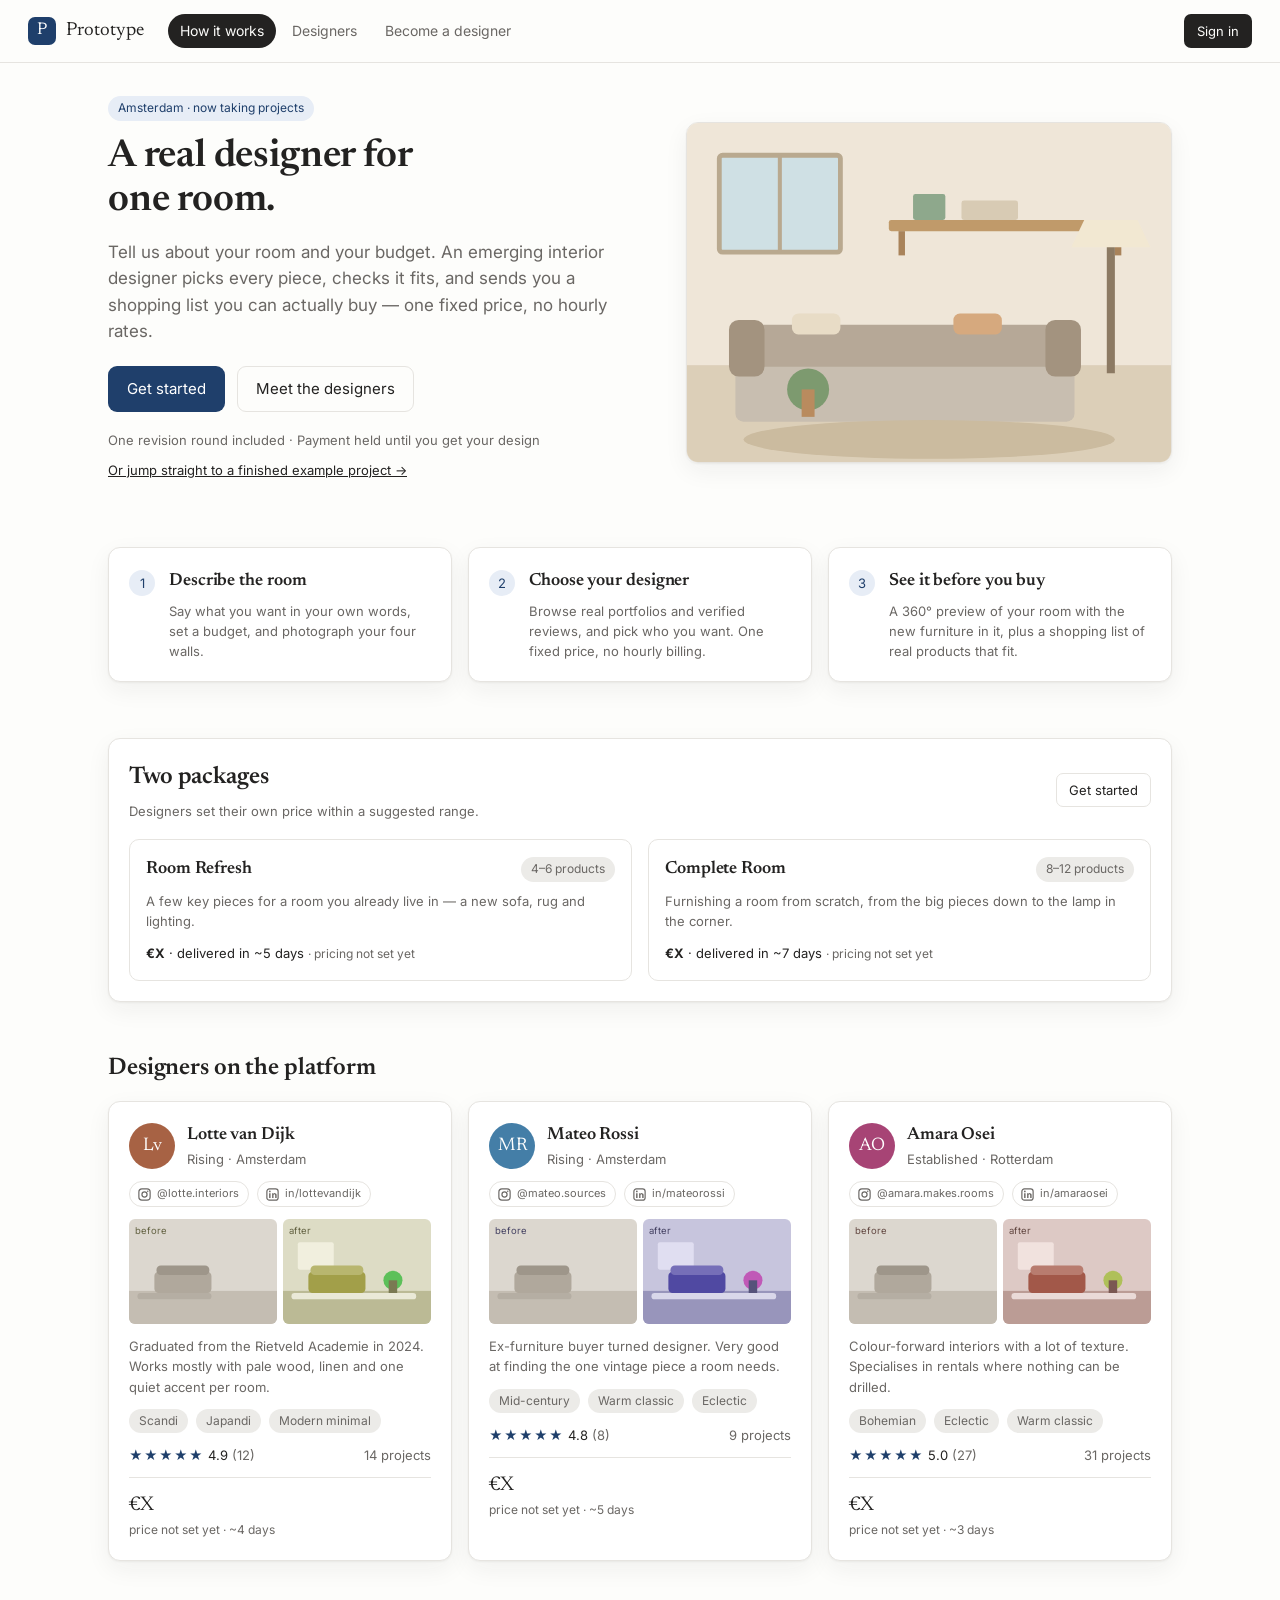
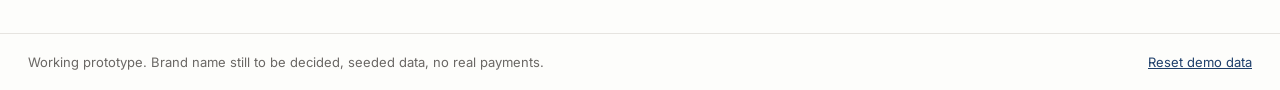
<file: index.html>
<!DOCTYPE html>
<html lang="en">
<head>
<meta charset="utf-8">
<meta name="viewport" content="width=device-width, initial-scale=1">
<title>Prototype — a real designer for one room</title>
<link rel="preconnect" href="https://fonts.googleapis.com">
<link rel="preconnect" href="https://fonts.gstatic.com" crossorigin>
<link href="https://fonts.googleapis.com/css2?family=Inter:wght@400;500;600&family=Newsreader:opsz,wght@6..72,400;6..72,500;6..72,600&display=swap" rel="stylesheet">
<link rel="stylesheet" href="css/styles.css">
<link rel="icon" href="data:image/svg+xml,<svg xmlns='http://www.w3.org/2000/svg' viewBox='0 0 32 32'><rect width='32' height='32' rx='7' fill='%231f3f6b'/><path d='M10 22V10h7a4.5 4.5 0 0 1 0 9h-4v3zm3-6h3.5a1.7 1.7 0 0 0 0-3.4H13z' fill='%23fdfdfb'/></svg>">
</head>
<body>

<header class="topbar">
  <a class="brand" href="#/">
    <span class="brand-mark">P</span>
    <span class="brand-name">Prototype</span>
  </a>
  <nav class="topnav" id="topnav"></nav>
  <div id="account"></div>
</header>

<main id="app"></main>

<footer class="footer">
  <span>Working prototype. Brand name still to be decided, seeded data, no real payments.</span>
  <button id="resetBtn" class="linky">Reset demo data</button>
</footer>

<div id="toast" class="toast" hidden></div>

<script src="js/data.js"></script>
<script src="js/store.js"></script>
<script src="js/render.js"></script>
<script src="js/views-customer.js"></script>
<script src="js/views-designer.js"></script>
<script src="js/app.js"></script>
</body>
</html>
</file>
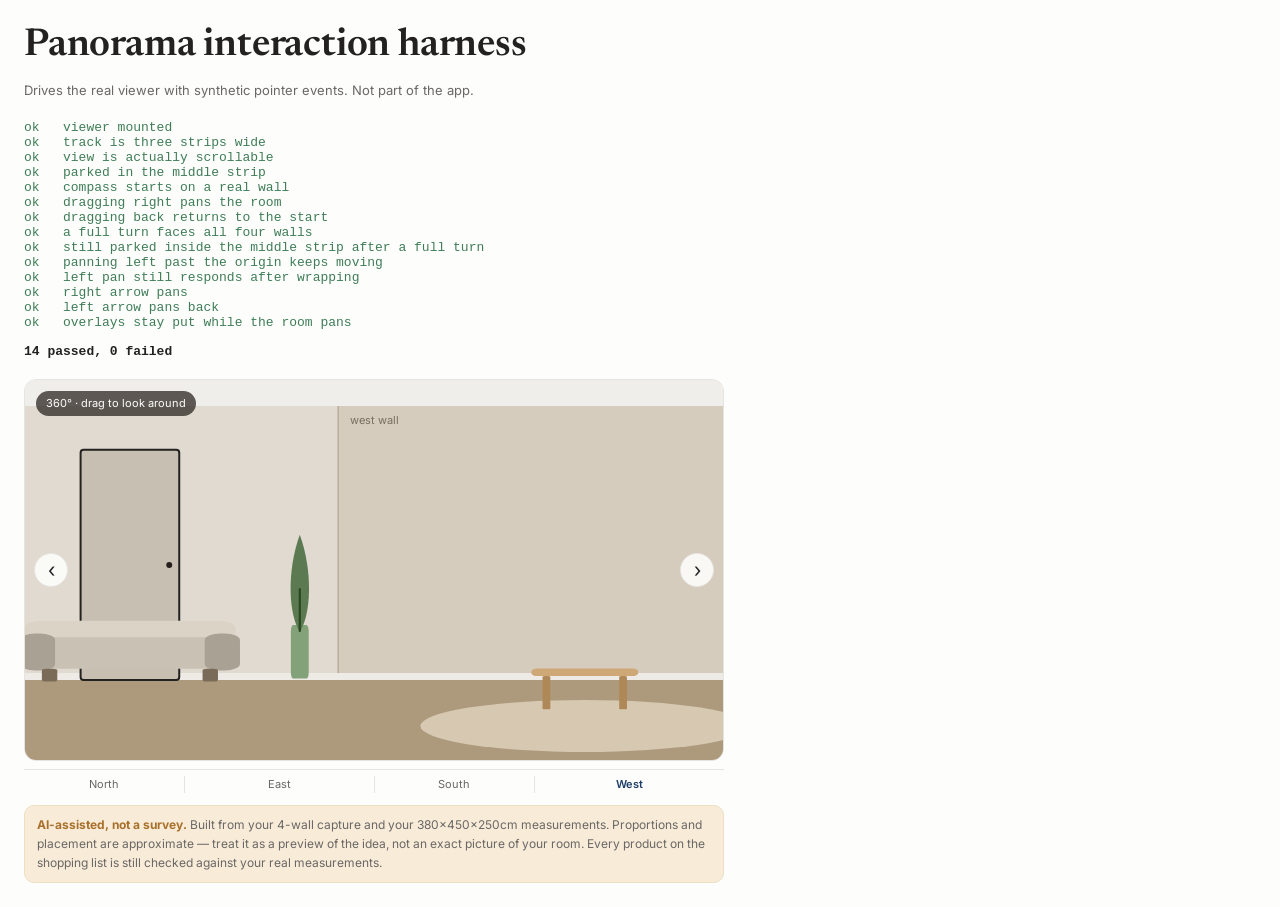
<file: pano-test.html>
<!DOCTYPE html>
<html lang="en">
<head>
<meta charset="utf-8">
<title>Panorama interaction harness</title>
<link rel="preconnect" href="https://fonts.googleapis.com">
<link rel="preconnect" href="https://fonts.gstatic.com" crossorigin>
<link href="https://fonts.googleapis.com/css2?family=Inter:wght@400;500;600&family=Newsreader:opsz,wght@6..72,400;6..72,500;6..72,600&display=swap" rel="stylesheet">
<link rel="stylesheet" href="css/styles.css">
<style>
  body { padding: 24px; }
  #host { width: 700px; }
  #out { font: 13px ui-monospace, Menlo, monospace; margin-top: 20px; }
  .p { color: #3f7d58; }
  .f { color: #1f3f6b; font-weight: 700; }
  h1 { margin-bottom: 12px; }
</style>
</head>
<body>
<h1>Panorama interaction harness</h1>
<p class="muted small">Drives the real viewer with synthetic pointer events. Not part of the app.</p>
<div id="out"></div>
<div id="host" style="margin-top:20px"></div>
<div id="toast" hidden></div>

<script src="js/data.js"></script>
<script src="js/store.js"></script>
<script src="js/render.js"></script>
<script src="js/views-customer.js"></script>
<script>
function render() {}                       // app.js isn't loaded; V.login's mount wants this

const out = document.getElementById('out');
let pass = 0, fail = 0;
function ok(name, cond, extra) {
  if (cond) { pass++; out.insertAdjacentHTML('beforeend', `<div class="p">ok &nbsp;&nbsp;${name}</div>`); }
  else { fail++; out.insertAdjacentHTML('beforeend', `<div class="f">FAIL ${name}${extra ? ' → ' + extra : ''}</div>`); }
}

Store.load();
const p = Store.seedDemo();
document.getElementById('host').innerHTML = panoramaViewer(p);
bindPanorama();

const root = document.querySelector('[data-pano]');
const view = root.querySelector('[data-pano-view]');
const strip = +root.dataset.strip;
const ticks = [...root.querySelectorAll('.pano-compass span')];
const facing = () => ticks.findIndex(t => t.classList.contains('on'));

function drag(dx) {
  view.dispatchEvent(new PointerEvent('pointerdown', { bubbles: true, clientX: 400, button: 0, pointerId: 1 }));
  view.dispatchEvent(new PointerEvent('pointermove', { bubbles: true, clientX: 400 - dx, button: 0, pointerId: 1 }));
  view.dispatchEvent(new PointerEvent('pointerup',   { bubbles: true, clientX: 400 - dx, button: 0, pointerId: 1 }));
}

ok('viewer mounted', !!view && view.clientWidth > 100, 'clientWidth ' + (view && view.clientWidth));
ok('track is three strips wide',
  Math.abs(root.querySelector('[data-pano-track]').scrollWidth - strip * 3) < 3,
  `${root.querySelector('[data-pano-track]').scrollWidth} vs ${strip * 3}`);
ok('view is actually scrollable', view.scrollWidth > view.clientWidth + 10,
  `scrollWidth ${view.scrollWidth}, clientWidth ${view.clientWidth}`);
ok('parked in the middle strip', Math.abs(view.scrollLeft - strip) < 2, 'scrollLeft ' + view.scrollLeft);
ok('compass starts on a real wall', facing() >= 0, 'facing ' + facing());

const atStart = view.scrollLeft;
drag(300);
ok('dragging right pans the room', Math.abs(view.scrollLeft - atStart) > 100,
  `${atStart} → ${view.scrollLeft}`);

drag(-300);
ok('dragging back returns to the start', Math.abs(view.scrollLeft - atStart) < 2,
  `${view.scrollLeft} vs ${atStart}`);

// Walk right through a whole turn and make sure every wall is faced.
const seen = new Set();
for (let i = 0; i < 28; i++) { drag(strip / 24); seen.add(facing()); }
ok('a full turn faces all four walls', seen.size === 4, 'saw ' + [...seen].sort().join(','));
ok('still parked inside the middle strip after a full turn',
  view.scrollLeft >= strip - 2 && view.scrollLeft < strip * 2 + 2, 'scrollLeft ' + view.scrollLeft);

// The bug that started this: panning left past the origin used to hit the
// browser's scrollLeft clamp at 0 and stick.
for (let i = 0; i < 30; i++) drag(-strip / 20);
ok('panning left past the origin keeps moving',
  view.scrollLeft >= strip - 2 && view.scrollLeft < strip * 2 + 2, 'scrollLeft ' + view.scrollLeft);
const beforeLeft = view.scrollLeft;
drag(-200);
ok('left pan still responds after wrapping', Math.abs(view.scrollLeft - beforeLeft) > 50,
  `${beforeLeft} → ${view.scrollLeft}`);

// Arrows
const before = view.scrollLeft;
root.querySelector('.pano-arrow.right').click();
ok('right arrow pans', Math.abs(view.scrollLeft - before) > 50, `${before} → ${view.scrollLeft}`);
root.querySelector('.pano-arrow.left').click();
ok('left arrow pans back', Math.abs(view.scrollLeft - before) < 2, `${view.scrollLeft} vs ${before}`);

ok('overlays stay put while the room pans',
  root.querySelector('.pano-badge').getBoundingClientRect().left ===
  root.querySelector('.pano-stage').getBoundingClientRect().left + 12,
  'badge drifted with the scroll');

out.insertAdjacentHTML('beforeend',
  `<div style="margin-top:14px;font-weight:700">${pass} passed, ${fail} failed</div>`);
</script>
</body>
</html>
</file>
<file: css/styles.css>
:root {
  --bg: #fdfdfb;
  --panel: #ffffff;
  --ink: #232221;
  --ink-soft: #6a6764;
  --line: #e6e4e0;
  --accent: #1f3f6b;
  --accent-soft: #e7edf6;
  --good: #3f7d58;
  --good-soft: #e3efe7;
  --warn: #a8702a;
  --warn-soft: #f8ecd9;
  --radius: 12px;
  --shadow: 0 1px 2px rgba(36,31,27,.05), 0 8px 24px rgba(36,31,27,.06);
  --sans: Inter, -apple-system, BlinkMacSystemFont, "Segoe UI", Roboto, sans-serif;
  --serif: Newsreader, "Iowan Old Style", Georgia, "Times New Roman", serif;
}

* { box-sizing: border-box; }

body {
  margin: 0;
  background: var(--bg);
  color: var(--ink);
  font-family: var(--sans);
  font-size: 15px;
  line-height: 1.55;
  -webkit-font-smoothing: antialiased;
}

h1, h2, h3 { font-family: var(--serif); font-weight: 600; letter-spacing: -.005em; margin: 0; }
h1 { font-size: 2.4rem; line-height: 1.15; }
h2 { font-size: 1.5rem; }
h3 { font-size: 1.1rem; }
p { margin: 0 0 .8em; }
a { color: inherit; }

/* ---------- chrome ---------- */

.topbar {
  display: flex; align-items: center; gap: 24px;
  padding: 14px 28px;
  border-bottom: 1px solid var(--line);
  background: rgba(253,253,251,.92);
  backdrop-filter: blur(8px);
  position: sticky; top: 0; z-index: 20;
}
.brand { display: flex; align-items: center; gap: 10px; text-decoration: none; }
.brand-mark {
  width: 28px; height: 28px; border-radius: 7px; background: var(--accent); color: #fff;
  display: grid; place-items: center; font-family: var(--serif); font-size: 17px;
}
.brand-name { font-family: var(--serif); font-size: 19px; }
.topnav { display: flex; gap: 4px; margin-right: auto; }
.topnav a {
  padding: 6px 12px; border-radius: 99px; text-decoration: none;
  color: var(--ink-soft); font-size: 14px;
}
.topnav a:hover { background: var(--accent-soft); color: var(--ink); }
.topnav a.on { background: var(--ink); color: var(--bg); }

.account { display: flex; align-items: center; gap: 10px; }
.account-name { font-size: 13px; line-height: 1.25; }
.account-role { font-size: 11px; color: var(--ink-soft); }

main { max-width: 1120px; margin: 0 auto; padding: 32px 28px 72px; }

.footer {
  border-top: 1px solid var(--line); padding: 18px 28px;
  display: flex; justify-content: space-between; gap: 16px; flex-wrap: wrap;
  color: var(--ink-soft); font-size: 13px;
}
.linky { background: none; border: 0; font: inherit; color: var(--accent); cursor: pointer; text-decoration: underline; padding: 0; }

/* ---------- primitives ---------- */

.card {
  background: var(--panel); border: 1px solid var(--line);
  border-radius: var(--radius); padding: 20px; box-shadow: var(--shadow);
}
.stack { display: flex; flex-direction: column; gap: 20px; }
.row { display: flex; gap: 12px; align-items: center; flex-wrap: wrap; }
.spread { display: flex; justify-content: space-between; align-items: center; gap: 16px; flex-wrap: wrap; }
.muted { color: var(--ink-soft); }
.small { font-size: 13px; }
.tiny { font-size: 12px; }
.center { text-align: center; }

button, .btn {
  font: inherit; cursor: pointer; border-radius: 9px; border: 1px solid transparent;
  padding: 10px 18px; background: var(--ink); color: var(--bg);
  text-decoration: none; display: inline-block; transition: transform .06s, opacity .15s;
}
button:active, .btn:active { transform: translateY(1px); }
button:disabled { opacity: .4; cursor: not-allowed; }
.btn-ghost { background: transparent; color: var(--ink); border-color: var(--line); }
.btn-ghost:hover { border-color: var(--ink); }
.btn-accent { background: var(--accent); color: #fff; }
.btn-sm { padding: 6px 12px; font-size: 13px; border-radius: 7px; }

.pill {
  display: inline-flex; align-items: center; gap: 6px;
  padding: 3px 10px; border-radius: 99px; font-size: 12px;
  background: var(--accent-soft); color: var(--accent);
}
.pill-good { background: var(--good-soft); color: var(--good); }
.pill-warn { background: var(--warn-soft); color: var(--warn); }
.pill-grey { background: #ecebe8; color: var(--ink-soft); }

label { display: block; font-size: 13px; color: var(--ink-soft); margin-bottom: 6px; }
input[type=text], input[type=number], input[type=email], textarea, select {
  width: 100%; font: inherit; padding: 10px 12px; border-radius: 9px;
  border: 1px solid var(--line); background: var(--panel); color: var(--ink);
}
input:focus, textarea:focus, select:focus { outline: 2px solid var(--accent-soft); border-color: var(--accent); }
textarea { resize: vertical; min-height: 80px; }

.grid { display: grid; gap: 16px; }
/* minmax(0, …) so a wide child (the panorama strip) can't stretch its column. */
.g2 { grid-template-columns: repeat(2, minmax(0, 1fr)); }
.g3 { grid-template-columns: repeat(3, minmax(0, 1fr)); }
.g4 { grid-template-columns: repeat(4, minmax(0, 1fr)); }
@media (max-width: 860px) { .g2, .g3, .g4 { grid-template-columns: 1fr; } }

/* ---------- landing ---------- */

.hero { display: grid; grid-template-columns: 1.05fr .95fr; gap: 40px; align-items: center; margin-bottom: 56px; }
@media (max-width: 860px) { .hero { grid-template-columns: 1fr; } }
.hero h1 { margin-bottom: 16px; }
.hero .lede { font-size: 17px; color: var(--ink-soft); max-width: 46ch; }
.hero-art { border-radius: var(--radius); overflow: hidden; border: 1px solid var(--line); box-shadow: var(--shadow); }
.hero-art svg { display: block; width: 100%; height: auto; }

.steps { counter-reset: s; }
.step-item { display: flex; gap: 14px; align-items: flex-start; }
.step-num {
  flex: none; width: 26px; height: 26px; border-radius: 50%;
  background: var(--accent-soft); color: var(--accent);
  display: grid; place-items: center; font-size: 13px; margin-top: 2px;
}

/* ---------- wizard ---------- */

.wizard-head { margin-bottom: 24px; }
.progress { display: flex; gap: 6px; margin-bottom: 20px; }
.progress span { height: 4px; flex: 1; border-radius: 99px; background: var(--line); }
.progress span.on { background: var(--accent); }

.choice-grid { display: grid; grid-template-columns: repeat(auto-fill, minmax(160px, 1fr)); gap: 12px; }
.choice {
  border: 1px solid var(--line); border-radius: var(--radius); padding: 14px;
  background: var(--panel); cursor: pointer; text-align: left; color: var(--ink);
  display: flex; flex-direction: column; gap: 4px;
}
.choice:hover { border-color: var(--accent); }
.choice.on { border-color: var(--accent); background: var(--accent-soft); box-shadow: inset 0 0 0 1px var(--accent); }
.choice-title { font-weight: 600; font-size: 14px; }
.choice-sub { font-size: 12px; color: var(--ink-soft); }
.choice svg { border-radius: 8px; margin-bottom: 6px; width: 100%; height: auto; display: block; }

.dropzone {
  border: 2px dashed var(--line); border-radius: var(--radius); padding: 28px;
  text-align: center; color: var(--ink-soft); cursor: pointer; background: var(--panel);
}
.dropzone:hover { border-color: var(--accent); color: var(--accent); }
.thumbs { display: flex; gap: 10px; flex-wrap: wrap; margin-top: 12px; }
.thumb { position: relative; width: 92px; height: 70px; border-radius: 8px; overflow: hidden; border: 1px solid var(--line); }
.thumb img { width: 100%; height: 100%; object-fit: cover; display: block; }
.thumb button {
  position: absolute; top: 3px; right: 3px; width: 20px; height: 20px; padding: 0;
  border-radius: 50%; background: rgba(36,31,27,.75); color: #fff; font-size: 12px; line-height: 1;
}

/* ---------- designer cards ---------- */

.designer-card { display: flex; flex-direction: column; gap: 12px; }
.designer-top { display: flex; gap: 12px; align-items: center; }
.avatar {
  width: 46px; height: 46px; border-radius: 50%; flex: none;
  display: grid; place-items: center; font-family: var(--serif); font-size: 19px; color: #fff;
}
.portfolio { display: grid; grid-template-columns: 1fr 1fr; gap: 6px; }
.portfolio svg { width: 100%; height: auto; border-radius: 6px; display: block; }
.match-bar { height: 5px; background: var(--line); border-radius: 99px; overflow: hidden; }
.match-bar i { display: block; height: 100%; background: var(--accent); }
.stars { color: var(--accent); letter-spacing: 1px; }

/* ---------- project / design ---------- */

.timeline { display: flex; gap: 0; margin: 8px 0 4px; }
.tl-step { flex: 1; text-align: center; font-size: 12px; color: var(--ink-soft); position: relative; padding-top: 20px; }
.tl-step::before {
  content: ""; position: absolute; top: 5px; left: 50%; width: 11px; height: 11px;
  margin-left: -5.5px; border-radius: 50%; background: var(--line); z-index: 2;
}
.tl-step::after { content: ""; position: absolute; top: 10px; left: -50%; width: 100%; height: 1px; background: var(--line); }
.tl-step:first-child::after { display: none; }
.tl-step.done::before { background: var(--good); }
.tl-step.done::after { background: var(--good); }
.tl-step.on::before { background: var(--accent); box-shadow: 0 0 0 4px var(--accent-soft); }
.tl-step.on { color: var(--ink); font-weight: 600; }

.shoplist { width: 100%; border-collapse: collapse; }
.shoplist th { text-align: left; font-size: 12px; color: var(--ink-soft); font-weight: 500; padding: 8px 10px; border-bottom: 1px solid var(--line); }
.shoplist td { padding: 10px; border-bottom: 1px solid var(--line); vertical-align: middle; }
.shoplist tr:last-child td { border-bottom: 0; }
.shoplist .prod { display: flex; gap: 10px; align-items: center; }
.shoplist .prod svg { width: 46px; height: 46px; border-radius: 7px; flex: none; }
.num { text-align: right; font-variant-numeric: tabular-nums; white-space: nowrap; }

.budget-meter { height: 8px; background: var(--line); border-radius: 99px; overflow: hidden; }
.budget-meter i { display: block; height: 100%; background: var(--good); transition: width .2s; }
.budget-meter.over i { background: var(--accent); }

.comment { border-left: 2px solid var(--accent-soft); padding: 2px 0 2px 12px; margin-bottom: 10px; }
.comment.from-designer { border-color: var(--good-soft); }

/* ---------- designer workspace ---------- */

.library { display: grid; grid-template-columns: repeat(auto-fill, minmax(150px, 1fr)); gap: 12px; max-height: 560px; overflow-y: auto; padding-right: 4px; }
.prod-card { border: 1px solid var(--line); border-radius: 10px; padding: 10px; background: var(--panel); display: flex; flex-direction: column; gap: 6px; }
.prod-card.picked { border-color: var(--good); background: var(--good-soft); }
.prod-card.toobig { opacity: .55; }
.prod-card svg { width: 100%; height: auto; border-radius: 6px; }
.prod-name { font-size: 13px; font-weight: 600; line-height: 1.3; }

.sticky-side { position: sticky; top: 84px; }

.toast {
  position: fixed; bottom: 24px; left: 50%; transform: translateX(-50%);
  background: var(--ink); color: var(--bg); padding: 12px 20px; border-radius: 10px;
  box-shadow: var(--shadow); z-index: 50; font-size: 14px;
}

.empty { text-align: center; padding: 48px 20px; color: var(--ink-soft); }

/* ---------- sign in ---------- */

.auth { max-width: 460px; margin: 24px auto 0; }
.role-pick { display: grid; gap: 12px; margin-bottom: 20px; }
.role {
  display: flex; gap: 14px; align-items: flex-start; text-align: left;
  border: 1px solid var(--line); border-radius: var(--radius); padding: 16px;
  background: var(--panel); color: var(--ink); cursor: pointer; width: 100%;
}
.role:hover { border-color: var(--accent); }
.role.on { border-color: var(--accent); background: var(--accent-soft); box-shadow: inset 0 0 0 1px var(--accent); }
.role-icon {
  flex: none; width: 38px; height: 38px; border-radius: 10px; background: var(--bg);
  display: grid; place-items: center; font-size: 19px;
}
.role.on .role-icon { background: #fff; }

/* ---------- socials ---------- */

.socials { display: flex; gap: 8px; flex-wrap: wrap; }
.social {
  display: inline-flex; align-items: center; gap: 5px; text-decoration: none;
  font-size: 11px; color: var(--ink-soft); border: 1px solid var(--line);
  border-radius: 99px; padding: 3px 9px 3px 7px; max-width: 100%;
}
.social span { overflow: hidden; text-overflow: ellipsis; white-space: nowrap; }
.social:hover { border-color: var(--accent); color: var(--accent); }

/* ---------- budget slider ---------- */

.slider-row { display: flex; align-items: center; gap: 14px; }
input[type=range] {
  -webkit-appearance: none; appearance: none; flex: 1;
  height: 6px; border-radius: 99px; background: var(--line); outline: none;
}
input[type=range]::-webkit-slider-thumb {
  -webkit-appearance: none; appearance: none; width: 22px; height: 22px;
  border-radius: 50%; background: var(--accent); cursor: grab; border: 3px solid var(--panel);
  box-shadow: 0 1px 4px rgba(36,31,27,.3);
}
input[type=range]::-moz-range-thumb {
  width: 18px; height: 18px; border-radius: 50%; background: var(--accent);
  cursor: grab; border: 3px solid var(--panel);
}
.budget-value { font-family: var(--serif); font-size: 1.7rem; min-width: 120px; text-align: right; }

/* ---------- checkout ---------- */

.checkout { max-width: 620px; margin: 0 auto; }
.co-card { padding: 0; overflow: hidden; }
.co-designer {
  display: flex; align-items: center; gap: 14px;
  padding: 20px; border-bottom: 1px solid var(--line);
}
.co-list { list-style: none; margin: 0; padding: 18px 20px; border-bottom: 1px solid var(--line); }
.co-list li { display: flex; gap: 11px; align-items: flex-start; padding: 7px 0; }
.co-list svg { color: var(--good); flex: none; margin-top: 3px; }
.co-list strong { display: block; font-size: 14px; font-weight: 600; }
.co-list span { font-size: 12.5px; color: var(--ink-soft); }

.co-price { width: 100%; border-collapse: collapse; padding: 0 20px; margin: 14px 0 0; }
.co-price td { padding: 7px 20px; font-size: 14px; }
.co-price td.num { text-align: right; font-variant-numeric: tabular-nums; }
.co-total td {
  border-top: 1px solid var(--line); padding-top: 12px;
  font-family: var(--serif); font-size: 17px;
}
.co-fine { padding: 0 20px; margin: 6px 0 0; }
.co-notes {
  border-top: 1px solid var(--line); margin-top: 14px;
  padding: 16px 20px 18px; background: #faf9f8;
}
.co-notes p { font-size: 13px; margin: 0 0 8px; line-height: 1.55; }
.co-notes p:last-child { margin: 0; }

/* ---------- guided room capture ---------- */

.shot-grid { display: grid; grid-template-columns: repeat(2, minmax(0, 1fr)); gap: 12px; }
@media (max-width: 620px) { .shot-grid { grid-template-columns: 1fr; } }
.shot-frame {
  position: relative; aspect-ratio: 4 / 3; border-radius: 10px; overflow: hidden;
  border: 2px dashed var(--line); background: #f4f3f1; cursor: pointer;
  display: grid; place-items: center;
}
.shot-frame:hover { border-color: var(--accent); }
.shot.has .shot-frame { border-style: solid; border-color: var(--good); }
.shot-frame img { width: 100%; height: 100%; object-fit: cover; }
.shot-num { font-family: var(--serif); font-size: 30px; color: #c8c5c0; }
.shot-label {
  position: absolute; left: 8px; bottom: 8px; background: rgba(36,31,27,.74);
  color: var(--bg); font-size: 11px; padding: 3px 9px; border-radius: 99px;
}
.shot-tags { display: flex; gap: 6px; flex-wrap: wrap; align-items: center; margin-top: 8px; min-height: 26px; }
.tag {
  background: var(--panel); color: var(--ink-soft); border: 1px solid var(--line);
  border-radius: 99px; padding: 3px 11px; font-size: 12px;
}
.tag.on { background: var(--ink); color: var(--bg); border-color: var(--ink); }
.tag.ghost { border-style: dashed; margin-left: auto; }

.cam-stage {
  position: relative; border-radius: var(--radius); overflow: hidden;
  background: #232221; aspect-ratio: 4 / 3;
}
.cam-stage video { width: 100%; height: 100%; object-fit: cover; display: block; }
.cam-stage.flash::after {
  content: ""; position: absolute; inset: 0; background: #fff; animation: none;
}
.cam-guide { position: absolute; inset: 0; pointer-events: none; }
.cam-guide .cam-h { position: absolute; left: 6%; right: 6%; top: 50%; border-top: 1px dashed rgba(255,255,255,.45); }
.cam-guide .cam-v { position: absolute; top: 6%; bottom: 6%; left: 50%; border-left: 1px dashed rgba(255,255,255,.45); }
.cam-guide .c { position: absolute; width: 26px; height: 26px; border: 2px solid rgba(255,255,255,.8); }
.cam-guide .tl { top: 14px; left: 14px; border-right: 0; border-bottom: 0; border-radius: 6px 0 0 0; }
.cam-guide .tr { top: 14px; right: 14px; border-left: 0; border-bottom: 0; border-radius: 0 6px 0 0; }
.cam-guide .bl { bottom: 14px; left: 14px; border-right: 0; border-top: 0; border-radius: 0 0 0 6px; }
.cam-guide .br { bottom: 14px; right: 14px; border-left: 0; border-top: 0; border-radius: 0 0 6px 0; }
.cam-top {
  position: absolute; top: 0; left: 0; right: 0; display: flex;
  justify-content: space-between; align-items: center; padding: 12px;
  color: #fff; font-size: 13px; background: linear-gradient(rgba(36,31,27,.6), transparent);
}
.cam-x { background: rgba(0,0,0,.4); color: #fff; border-radius: 50%; width: 28px; height: 28px; padding: 0; font-size: 17px; line-height: 1; }
.cam-level {
  position: absolute; left: 50%; transform: translateX(-50%); bottom: 14px;
  background: rgba(36,31,27,.72); color: #fff; font-size: 11px;
  padding: 4px 12px; border-radius: 99px; display: flex; align-items: center; gap: 6px;
}
.cam-level span { width: 7px; height: 7px; border-radius: 50%; background: var(--accent); }
.cam-level.ok span { background: #5fbf85; }
.cam-bar { display: flex; align-items: center; gap: 14px; margin-top: 14px; }
.cam-dots { display: flex; gap: 6px; flex: 1; }
.cam-dots i { width: 9px; height: 9px; border-radius: 50%; background: var(--line); display: block; }
.cam-dots i.done { background: var(--good); }
.cam-dots i.now { background: var(--accent); box-shadow: 0 0 0 3px var(--accent-soft); }
.shutter {
  width: 58px; height: 58px; border-radius: 50%; padding: 0;
  background: var(--accent); display: grid; place-items: center; border: 0;
}
.shutter span { width: 44px; height: 44px; border-radius: 50%; border: 3px solid #fff; display: block; }
.cam-hint { font-size: 12px; color: var(--ink-soft); margin: 10px 0 0; line-height: 1.5; }

.thumb-wall { width: 88px; height: 66px; }
.thumb-wall span {
  position: absolute; left: 4px; bottom: 4px; background: rgba(36,31,27,.74);
  color: var(--bg); font-size: 10px; padding: 1px 6px; border-radius: 99px;
}

/* ---------- waiting for delivery ---------- */

.wait { max-width: 560px; margin: 8px auto 0; }
.wait-title { text-align: center; margin-bottom: 22px; }
.wait-title h1 { font-size: 1.9rem; }
.wait-card { text-align: center; padding: 32px 28px; }
.wait-card .avatar { margin: 0 auto 14px; }
.wait-card h2 { font-size: 1.25rem; margin-bottom: 6px; }
.wait-steps { list-style: none; margin: 26px 0 0; padding: 0; text-align: left; }
.wait-steps li { display: flex; gap: 12px; align-items: flex-start; padding: 0 0 18px; position: relative; }
.wait-steps li:last-child { padding-bottom: 0; }
.wait-steps li::before {
  content: ""; position: absolute; left: 5px; top: 16px; bottom: -2px;
  width: 1px; background: var(--line);
}
.wait-steps li:last-child::before { display: none; }
.wait-steps .wd {
  flex: none; width: 11px; height: 11px; border-radius: 50%; margin-top: 4px;
  background: var(--line); position: relative; z-index: 1;
}
.wait-steps li.done .wd { background: var(--good); }
.wait-steps li.done::before { background: var(--good); }
.wait-steps li.now .wd { background: var(--accent); box-shadow: 0 0 0 4px var(--accent-soft); }
.wait-steps strong { display: block; font-size: 14px; font-weight: 600; }
.wait-steps li:not(.done):not(.now) strong { color: var(--ink-soft); font-weight: 500; }
.wait-steps em { font-style: normal; font-size: 12px; color: var(--ink-soft); }
.wait-foot { margin: 24px 0 0; border-top: 1px solid var(--line); padding-top: 14px; }
.wait-more { margin-top: 16px; }
.wait-more summary {
  cursor: pointer; font-size: 13px; color: var(--ink-soft);
  padding: 10px 14px; border: 1px solid var(--line); border-radius: 10px;
  background: var(--panel); list-style: none;
}
.wait-more summary::-webkit-details-marker { display: none; }
.wait-more summary::after { content: " ↓"; }
.wait-more[open] summary::after { content: " ↑"; }
.wait-more summary:hover { border-color: var(--accent); color: var(--accent); }

/* ---------- panorama ---------- */

.pano { min-width: 0; }
/* The stage is the positioning context. The view is the scroll container —
   absolutely-positioned overlays must NOT live inside it or they scroll away. */
.pano-stage { position: relative; }
.pano-view {
  max-width: 100%; border-radius: var(--radius);
  border: 1px solid var(--line); background: #eae9e6; cursor: grab;
  overflow-x: auto; overflow-y: hidden;
  user-select: none; touch-action: pan-y;
  scrollbar-width: none; -ms-overflow-style: none;
}
.pano-view::-webkit-scrollbar { display: none; }
.pano-view.dragging { cursor: grabbing; }
.pano-track { display: flex; width: max-content; }
.pano-track svg { display: block; height: 380px; }
.pano-badge {
  position: absolute; left: 12px; top: 12px; background: rgba(36,31,27,.72); color: var(--bg);
  font-size: 11px; padding: 4px 10px; border-radius: 99px; pointer-events: none;
}
.pano-arrow {
  position: absolute; top: 50%; transform: translateY(-50%);
  width: 34px; height: 34px; padding: 0; border-radius: 50%;
  background: rgba(253,253,251,.9); color: var(--ink); font-size: 20px; line-height: 1;
  border: 1px solid var(--line);
}
.pano-arrow.left { left: 10px; }
.pano-arrow.right { right: 10px; }
.pano-compass {
  display: flex; margin-top: 8px; font-size: 11px; color: var(--ink-soft);
  border-top: 1px solid var(--line); padding-top: 6px;
}
.pano-compass span { text-align: center; border-right: 1px solid var(--line); }
.pano-compass span:last-child { border-right: 0; }
.pano-compass span.on { color: var(--accent); font-weight: 600; }
.pano-note {
  font-size: 12px; color: var(--ink-soft); line-height: 1.55;
  background: var(--warn-soft); border: 1px solid #eddfc4; border-radius: 10px;
  padding: 10px 12px; margin: 12px 0 0;
}
.pano-note strong { color: var(--warn); }

.detected { display: flex; gap: 6px; flex-wrap: wrap; align-items: center; min-height: 24px; }
</file>
